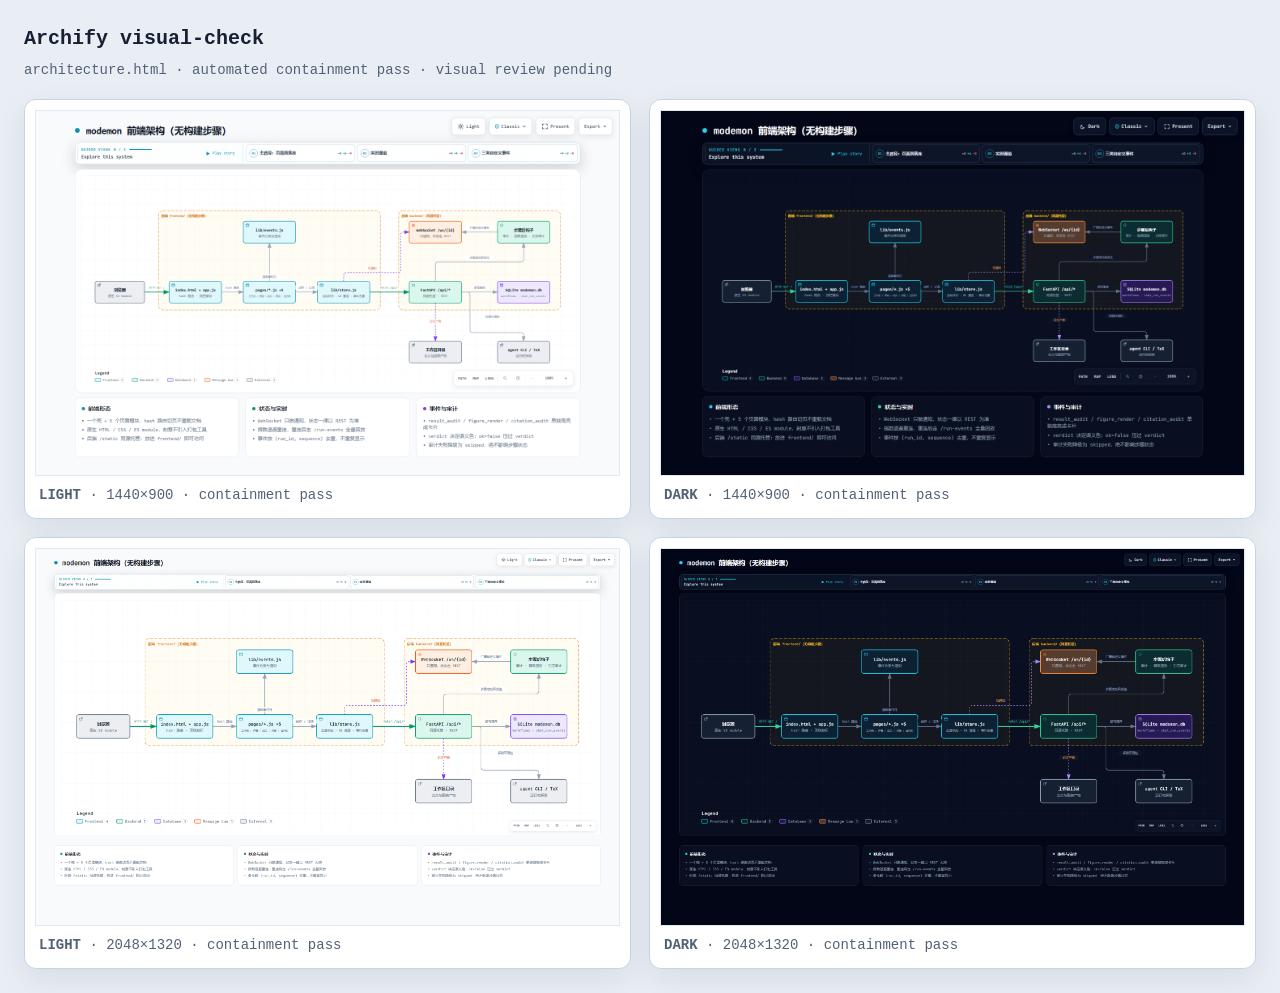
<file: modemon/frontend/architecture.visual-check.html>
<!doctype html>
<html lang="en">
<head>
<meta charset="utf-8">
<meta name="viewport" content="width=device-width,initial-scale=1">
<title>Archify visual-check · architecture.html</title>
<style>
*{box-sizing:border-box}body{margin:0;padding:24px;background:#e9eef5;color:#172033;font:14px/1.5 ui-monospace,SFMono-Regular,Menlo,Consolas,monospace}header{max-width:1500px;margin:0 auto 18px}h1{margin:0 0 6px;font-size:20px}p{margin:0;color:#526176}.grid{max-width:1500px;margin:auto;display:grid;grid-template-columns:repeat(2,minmax(0,1fr));gap:18px}figure{margin:0;padding:10px;background:white;border:1px solid #c9d4e3;border-radius:12px;box-shadow:0 10px 30px rgba(15,23,42,.08)}img{display:block;width:100%;height:auto;border:1px solid #e2e8f0}figcaption{padding:9px 4px 2px;color:#526176}@media(max-width:900px){.grid{grid-template-columns:1fr}}
</style>
</head>
<body>
<header><h1>Archify visual-check</h1><p>architecture.html · automated containment pass · visual review pending</p></header>
<main class="grid">
      <figure>
        <img src="architecture.visual-check.1440x900.light.png" alt="light 1440 by 900">
        <figcaption><strong>LIGHT</strong> · 1440×900 · containment pass</figcaption>
      </figure>
      <figure>
        <img src="architecture.visual-check.1440x900.dark.png" alt="dark 1440 by 900">
        <figcaption><strong>DARK</strong> · 1440×900 · containment pass</figcaption>
      </figure>
      <figure>
        <img src="architecture.visual-check.2048x1320.light.png" alt="light 2048 by 1320">
        <figcaption><strong>LIGHT</strong> · 2048×1320 · containment pass</figcaption>
      </figure>
      <figure>
        <img src="architecture.visual-check.2048x1320.dark.png" alt="dark 2048 by 1320">
        <figcaption><strong>DARK</strong> · 2048×1320 · containment pass</figcaption>
      </figure>
</main>
</body>
</html>
</file>
